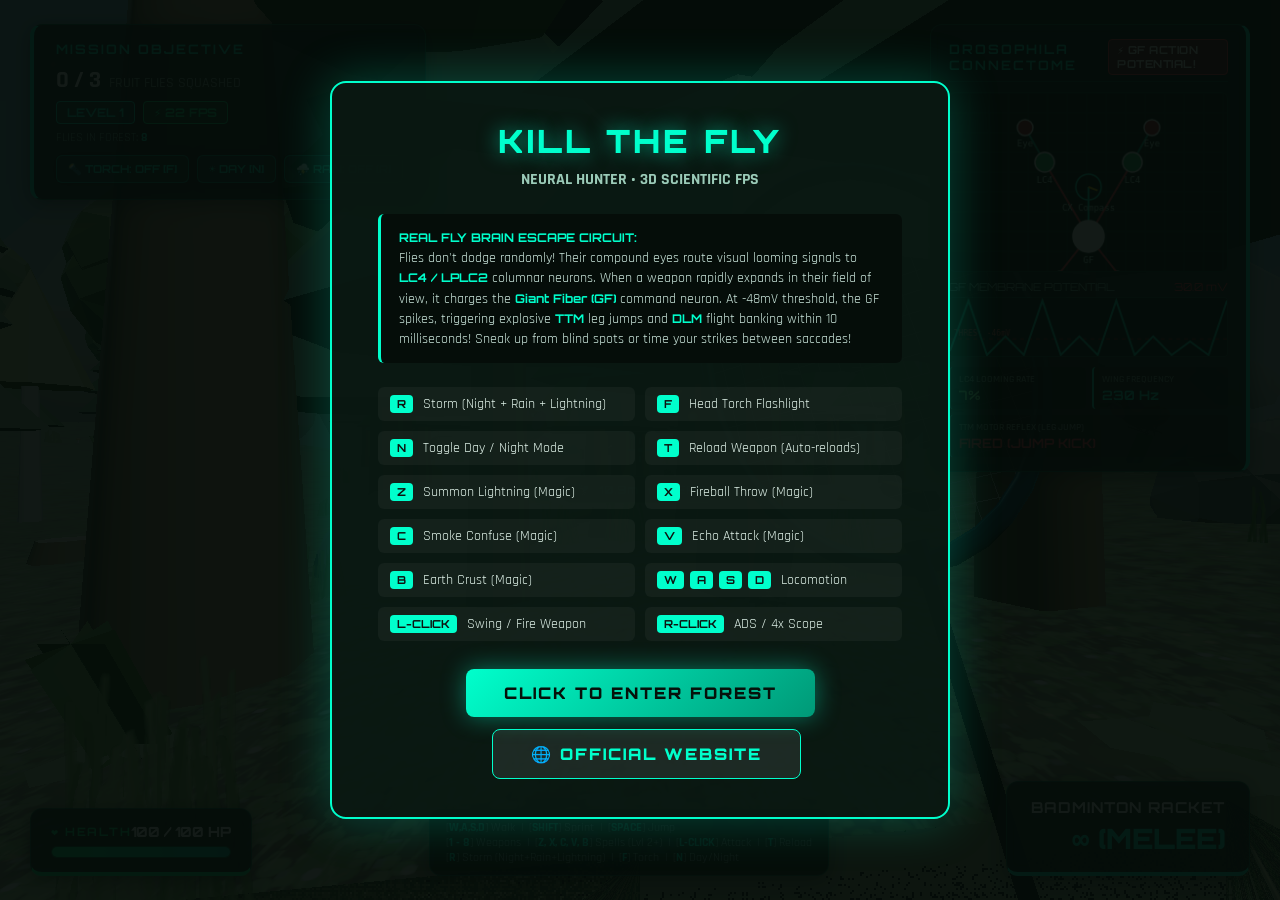
<file: index.html>
<!DOCTYPE html>
<html lang="en">
<head>
    <meta charset="UTF-8">
    <meta name="viewport" content="width=device-width, initial-scale=1.0, maximum-scale=1.0, user-scalable=no">
    <title>KILL THE FLY: Neural Hunter | 3D FPS Game</title>
    <link rel="stylesheet" href="css/style.css">
    <link rel="icon" href="data:image/svg+xml,<svg xmlns=%22http://www.w3.org/2000/svg%22 viewBox=%220 0 100 100%22><text y=%22.9em%22 font-size=%2290%22>🪰</text></svg>">
</head>
<body>
    <!-- 3D WebGL Canvas Container -->
    <div id="gameContainer"></div>

    <!-- Center FPS Crosshair & Dynamic Hitmarker -->
    <div id="crosshairContainer">
        <div class="crosshair">
            <div class="crosshair-dot"></div>
            <div class="crosshair-line top"></div>
            <div class="crosshair-line bottom"></div>
            <div class="crosshair-line left"></div>
            <div class="crosshair-line right"></div>
        </div>
        <div id="hitmarker"></div>
        <div id="flyRadar" class="fly-radar">
            <span class="radar-icon">🪰</span>
            <span id="radarDistance">4.2m</span>
            <span id="radarArrow">↑ AHEAD</span>
        </div>
    </div>

    <!-- Main In-Game HUD -->
    <div id="hudContainer">
        <!-- Top Row: Mission Status & Real-time Fly Brain Telemetry -->
        <div class="hud-top">
            <!-- Left: Mission & Objective -->
            <div class="hud-panel mission-panel">
                <div class="panel-title">MISSION OBJECTIVE</div>
                <div class="mission-goal">
                    <span id="hudGoal">0 / 3</span>
                    <span class="label">FRUIT FLIES SQUASHED</span>
                </div>
                <div style="display: flex; align-items: center; gap: 8px; margin-top: 6px;">
                    <div class="level-tag" id="hudLevel" style="margin-top: 0;">LEVEL 1</div>
                    <div class="level-tag" id="hudFps" style="margin-top: 0; background: rgba(0, 255, 136, 0.18); border-color: #00ff88; color: #00ff88;">⚡ 60 FPS</div>
                </div>
                <div style="margin-top: 6px; font-size: 12px; color: #77bba5;">
                    FLIES IN FOREST: <strong id="hudFliesRemaining" style="color: #00ffcc;">2</strong>
                </div>
                <!-- Day / Night, Rain & Flashlight Quick Controls -->
                <div class="quick-controls" style="margin-top: 10px; display: flex; gap: 8px; flex-wrap: wrap;">
                    <button id="hudTorchBtn" class="hud-pill-btn" title="Toggle Head Torch (F)">🔦 TORCH: OFF [F]</button>
                    <button id="hudDayNightBtn" class="hud-pill-btn" title="Toggle Day/Night Mode (N)">☀️ DAY [N]</button>
                    <button id="hudRainBtn" class="hud-pill-btn" title="Toggle Rain & Storm Mode (R)">⛈️ RAIN: OFF [R]</button>
                </div>
            </div>

            <!-- Right: Drosophila Neuro-Computational Monitor -->
            <div class="hud-panel neural-panel">
                <div class="neural-header">
                    <span class="panel-title" style="margin: 0;">DROSOPHILA CONNECTOME</span>
                    <span class="status-badge normal" id="hudEscapeStatus">🌿 FORAGING</span>
                </div>

                <!-- Connectome Schematic Canvas -->
                <canvas id="neuralCanvas" width="284" height="180"></canvas>

                <!-- Action Potential Oscilloscope -->
                <div class="osc-container">
                    <div class="osc-header">
                        <span>GF MEMBRANE POTENTIAL</span>
                        <span id="hudVoltage">-70.0 mV</span>
                    </div>
                    <canvas id="oscCanvas" width="284" height="60"></canvas>
                </div>

                <!-- Live Biological Readouts -->
                <div class="telemetry-grid">
                    <div class="telem-box">
                        <div class="telem-title">LC4 LOOMING RATE</div>
                        <div class="telem-value" id="hudLC4">0%</div>
                    </div>
                    <div class="telem-box">
                        <div class="telem-title">WING FREQUENCY</div>
                        <div class="telem-value" id="hudWingFreq">185 Hz</div>
                    </div>
                    <div class="telem-box" style="grid-column: span 2;">
                        <div class="telem-title">TTM MOTOR REFLEX (LEG JUMP)</div>
                        <div class="telem-value" id="hudTTM">ARMED (STANDBY)</div>
                    </div>
                </div>
            </div>
        </div>

        <!-- Elemental Magic Spells Hotbar (Unlocked from Level 2 onward) -->
        <div id="magicHotbar" class="magic-hotbar" style="display: none;">
            <div class="magic-title-tag">✨ ELEMENTAL MAGIC (SLAYS RED ANGRY FLIES)</div>
            <div class="magic-slots-container">
                <div class="magic-slot" id="magicSlot1" title="Summon Lightning (Key Z)">
                    <div class="magic-key">Z</div>
                    <div class="magic-icon">⚡</div>
                    <div class="magic-name">LIGHTNING</div>
                    <div class="magic-cd-fill" id="magicCd1"></div>
                    <div class="magic-cd-text" id="magicCdText1"></div>
                </div>

                <div class="magic-slot" id="magicSlot2" title="Fireball Throw (Key X)">
                    <div class="magic-key">X</div>
                    <div class="magic-icon">🔥</div>
                    <div class="magic-name">FIREBALL</div>
                    <div class="magic-cd-fill" id="magicCd2"></div>
                    <div class="magic-cd-text" id="magicCdText2"></div>
                </div>

                <div class="magic-slot" id="magicSlot3" title="Smoke Confuse (Key C)">
                    <div class="magic-key">C</div>
                    <div class="magic-icon">💨</div>
                    <div class="magic-name">SMOKE</div>
                    <div class="magic-cd-fill" id="magicCd3"></div>
                    <div class="magic-cd-text" id="magicCdText3"></div>
                </div>

                <div class="magic-slot" id="magicSlot4" title="Echo Attack (Key V)">
                    <div class="magic-key">V</div>
                    <div class="magic-icon">🔊</div>
                    <div class="magic-name">ECHO</div>
                    <div class="magic-cd-fill" id="magicCd4"></div>
                    <div class="magic-cd-text" id="magicCdText4"></div>
                </div>

                <div class="magic-slot" id="magicSlot5" title="Earth Crust (Key B)">
                    <div class="magic-key">B</div>
                    <div class="magic-icon">🪨</div>
                    <div class="magic-name">EARTH</div>
                    <div class="magic-cd-fill" id="magicCd5"></div>
                    <div class="magic-cd-text" id="magicCdText5"></div>
                </div>
            </div>
        </div>

        <!-- Bottom Row: Health, Controls Hint & Active Weapon Display -->
        <div class="hud-bottom">
            <!-- Operative Health Bar Panel -->
            <div class="hud-panel health-panel" id="healthPanel">
                <div class="health-header">
                    <span class="health-title"><span class="health-icon">❤️</span> HEALTH</span>
                    <span class="health-value" id="hudHealthText">100 / 100 HP</span>
                </div>
                <div class="health-bar-container">
                    <div class="health-bar-fill" id="hudHealthFill" role="progressbar" aria-label="Character health" aria-valuemin="0" aria-valuemax="100" aria-valuenow="100" style="--health-scale: 1; width: 100%;"></div>
                </div>
            </div>

            <div class="hud-panel controls-hint">
                <div>[<strong>W,A,S,D</strong>] Walk &nbsp;|&nbsp; [<strong>SHIFT</strong>] Sprint &nbsp;|&nbsp; [<strong>SPACE</strong>] Jump</div>
                <div>[<strong>1 - 8</strong>] Weapons &nbsp;|&nbsp; [<strong>Z, X, C, V, B</strong>] Spells (Lvl 2+) &nbsp;|&nbsp; [<strong>L-CLICK</strong>] Attack &nbsp;|&nbsp; [<strong>T</strong>] Reload</div>
                <div>[<strong>R</strong>] Storm (Night+Rain+Lightning) &nbsp;|&nbsp; [<strong>F</strong>] Torch &nbsp;|&nbsp; [<strong>N</strong>] Day/Night</div>
            </div>

            <div class="hud-panel weapon-panel">
                <div class="weapon-title" id="weaponName">BADMINTON RACKET</div>
                <div class="weapon-ammo" id="weaponAmmo">∞ (MELEE)</div>
                <div class="reload-prompt" id="reloadPrompt">PRESS [T] TO RELOAD</div>
            </div>
        </div>
    </div>

    <!-- Sniper Telescopic Optical Scope Overlay -->
    <div id="sniperScopeOverlay" class="sniper-scope-overlay" style="display: none;">
        <div class="scope-vignette"></div>
        <div class="scope-lens">
            <div class="scope-crosshair-h"></div>
            <div class="scope-crosshair-v"></div>
            <div class="scope-circle"></div>
            <div class="scope-tag">4X OPTICAL ZOOM &bull; RANGEFINDER</div>
        </div>
    </div>

    <!-- Level Announcement Banner -->
    <div id="levelBanner">
        <div id="bannerTitle">LEVEL 1: WOODLAND CANOPY</div>
        <div id="bannerSubtitle">WEAPON: BADMINTON RACKET | OBJECTIVE: ELIMINATE 3 FLIES</div>
    </div>

    <!-- Quick Floating Notification Box -->
    <div id="notificationBox">LEVEL COMPLETE!</div>

    <!-- Pause / Start Welcome Screen -->
    <div class="overlay-screen" id="pauseOverlay">
        <div class="modal-card">
            <h1 class="modal-title">KILL THE FLY</h1>
            <h3 class="modal-subtitle">NEURAL HUNTER &bull; 3D SCIENTIFIC FPS</h3>

            <div class="science-explainer">
                <strong>REAL FLY BRAIN ESCAPE CIRCUIT:</strong><br>
                Flies don't dodge randomly! Their compound eyes route visual looming signals to <strong>LC4 / LPLC2</strong> columnar neurons. When a weapon rapidly expands in their field of view, it charges the <strong>Giant Fiber (GF)</strong> command neuron. At -48mV threshold, the GF spikes, triggering explosive <strong>TTM</strong> leg jumps and <strong>DLM</strong> flight banking within 10 milliseconds! Sneak up from blind spots or time your strikes between saccades!
            </div>

            <div class="controls-table">
                <div class="control-item"><kbd>R</kbd> Storm (Night + Rain + Lightning)</div>
                <div class="control-item"><kbd>F</kbd> Head Torch Flashlight</div>
                <div class="control-item"><kbd>N</kbd> Toggle Day / Night Mode</div>
                <div class="control-item"><kbd>T</kbd> Reload Weapon (Auto-reloads)</div>
                <div class="control-item"><kbd>Z</kbd> Summon Lightning (Magic)</div>
                <div class="control-item"><kbd>X</kbd> Fireball Throw (Magic)</div>
                <div class="control-item"><kbd>C</kbd> Smoke Confuse (Magic)</div>
                <div class="control-item"><kbd>V</kbd> Echo Attack (Magic)</div>
                <div class="control-item"><kbd>B</kbd> Earth Crust (Magic)</div>
                <div class="control-item"><kbd>W</kbd><kbd>A</kbd><kbd>S</kbd><kbd>D</kbd> Locomotion</div>
                <div class="control-item"><kbd>L-CLICK</kbd> Swing / Fire Weapon</div>
                <div class="control-item"><kbd>R-CLICK</kbd> ADS / 4x Scope</div>
            </div>

            <div style="display: flex; justify-content: center; gap: 12px; flex-wrap: wrap;">
                <button class="hud-btn" id="resumeBtn">CLICK TO ENTER FOREST</button>
                <a href="landing.html" class="hud-btn secondary" style="text-decoration: none; display: inline-flex; align-items: center;">🌐 OFFICIAL WEBSITE</a>
            </div>
        </div>
    </div>

    <!-- Victory Screen Modal -->
    <div class="overlay-screen" id="victoryModal" style="display: none;">
        <div class="modal-card">
            <h1 class="modal-title" style="color: #ffea00;">MISSION ACCOMPLISHED!</h1>
            <h3 class="modal-subtitle">THE FOREST HAS BEEN PURGED OF ALL NEURAL SWARMS</h3>

            <div class="victory-stats" id="victoryStats">
                <!-- Dynamically populated stats -->
            </div>

            <button class="hud-btn" id="endlessBtn">PLAY ENDLESS HUNT</button>
            <button class="hud-btn secondary" id="restartBtn">RESTART MISSION</button>
        </div>
    </div>

    <!-- Full-screen Damage Hit Flash Vignette -->
    <div id="damageOverlay" class="damage-overlay"></div>

    <!-- Dramatic "YOU DIED" Red Screen Death Modal -->
    <div class="death-screen" id="deathOverlay" style="display: none;">
        <div class="death-modal">
            <h1 class="death-title">YOU DIED</h1>
            <div class="death-divider"></div>
            <h3 class="death-subtitle" id="deathSubtitle">SLAIN BY ANGRY RED DROSOPHILA SWARM</h3>

            <div class="death-stats" id="deathStats">
                <div class="stat-row">
                    <span>SURVIVED UNTIL:</span>
                    <strong id="deathLevelReached" style="color: #ff3344;">LEVEL 1</strong>
                </div>
                <div class="stat-row">
                    <span>FLIES SQUASHED:</span>
                    <strong id="deathFliesKilled" style="color: #00ffcc;">0</strong>
                </div>
                <div class="stat-row">
                    <span>SHOTS FIRED:</span>
                    <strong id="deathShotsFired">0</strong>
                </div>
                <div class="stat-row">
                    <span>DEATH PENALTY:</span>
                    <strong style="color: #ffaa00;">RESET TO LEVEL 1</strong>
                </div>
            </div>

            <div class="death-actions">
                <button class="hud-btn death-play-btn" id="deathPlayAgainBtn">PLAY AGAIN</button>
                <button class="hud-btn secondary" id="deathExitBtn">EXIT</button>
            </div>
        </div>
    </div>

    <!-- Scripts (Ordered Dependency Execution) -->
    <script src="js/libs/three.min.js"></script>
    <script src="js/audio.js"></script>
    <script src="js/flyBrain.js"></script>
    <script src="js/forest.js"></script>
    <script src="js/fly.js"></script>
    <script src="js/weapons.js"></script>
    <script src="js/magic.js"></script>
    
    <script src="js/neuralHUD.js"></script>
    <script src="js/game.js"></script>
</body>
</html>
</file>
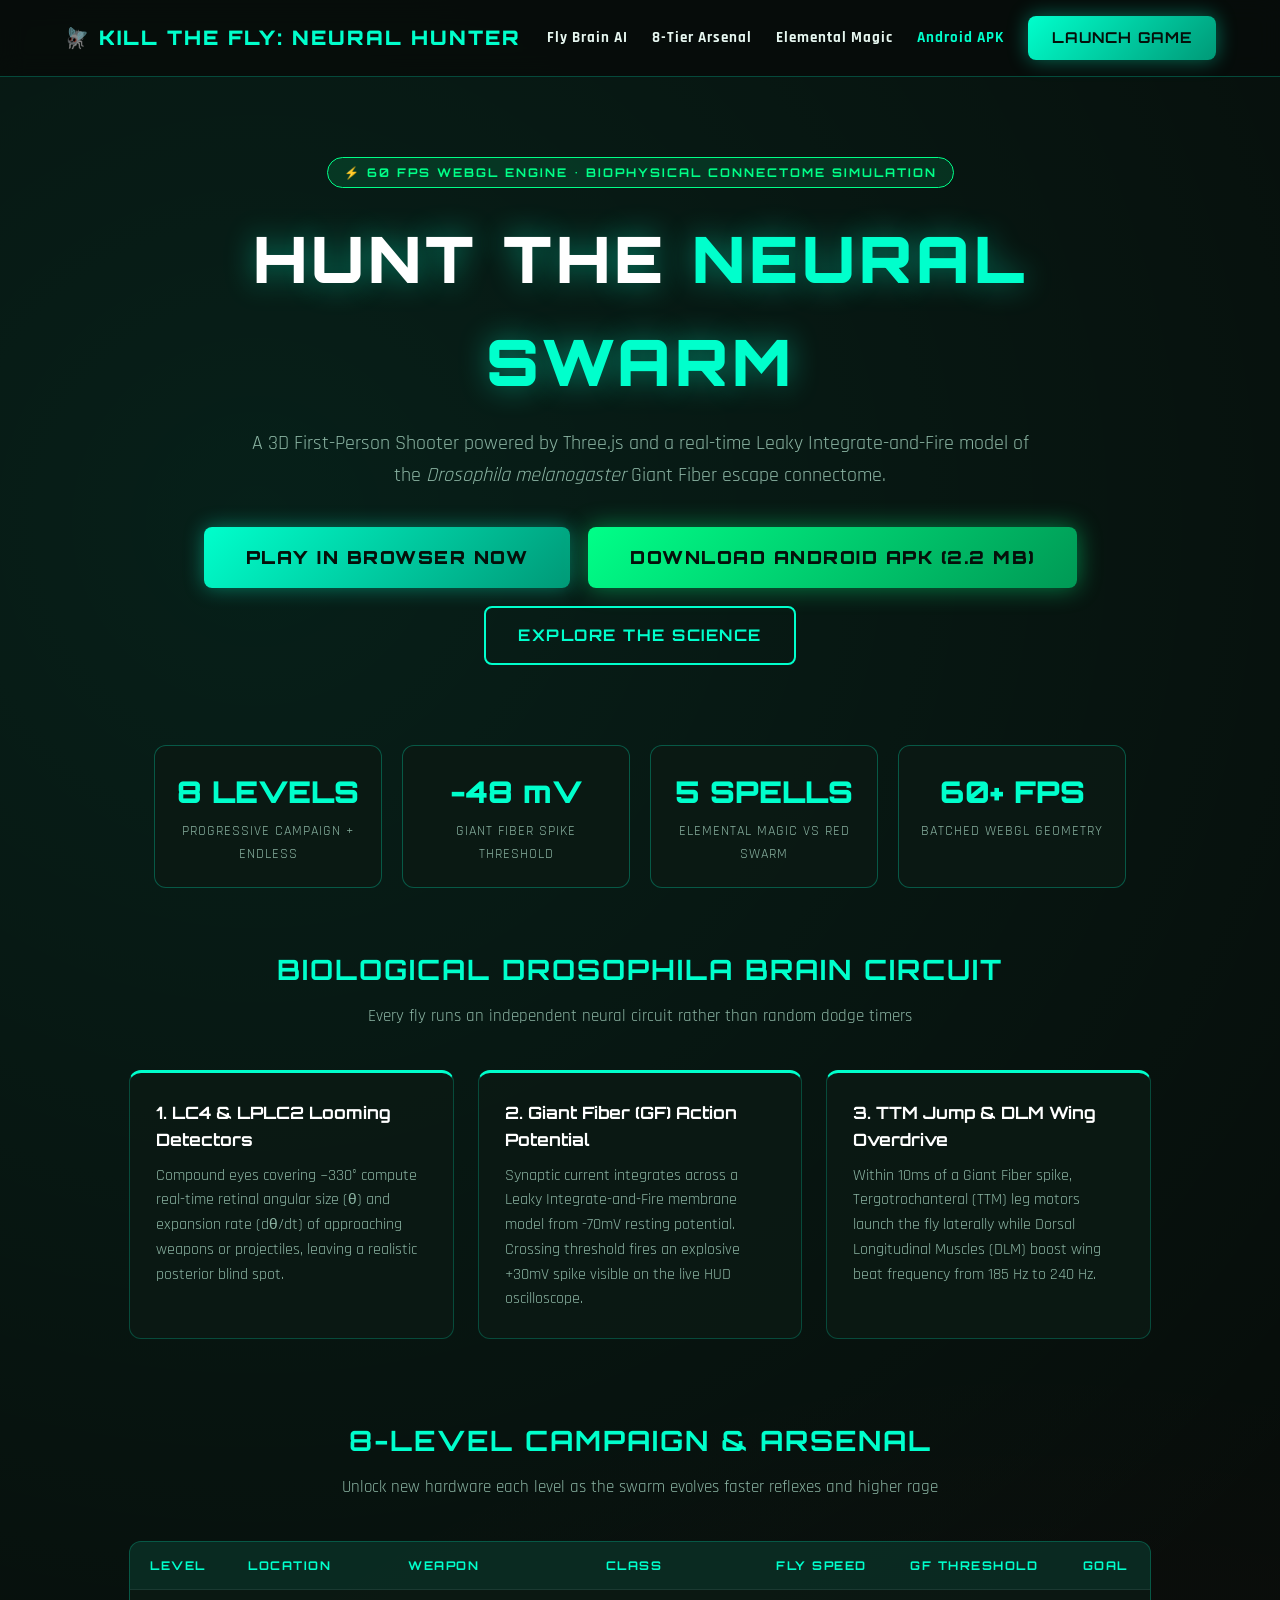
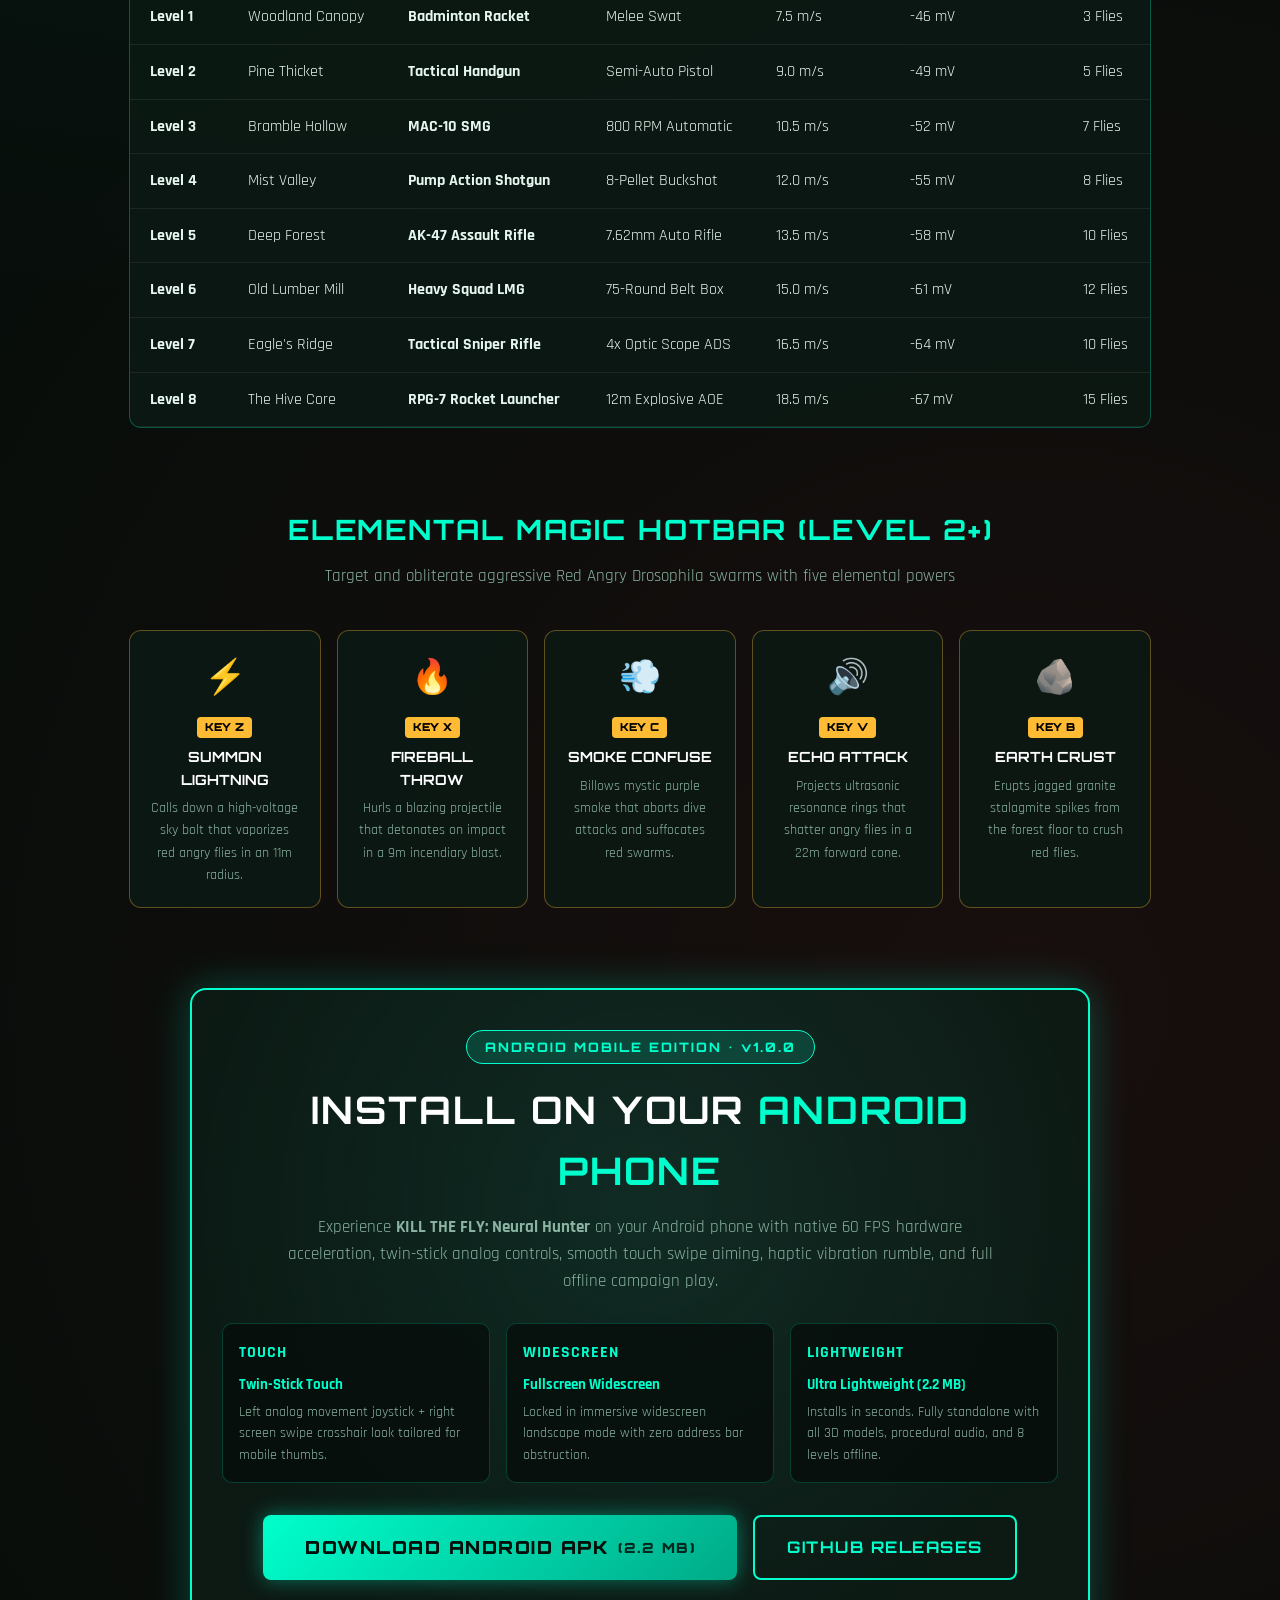
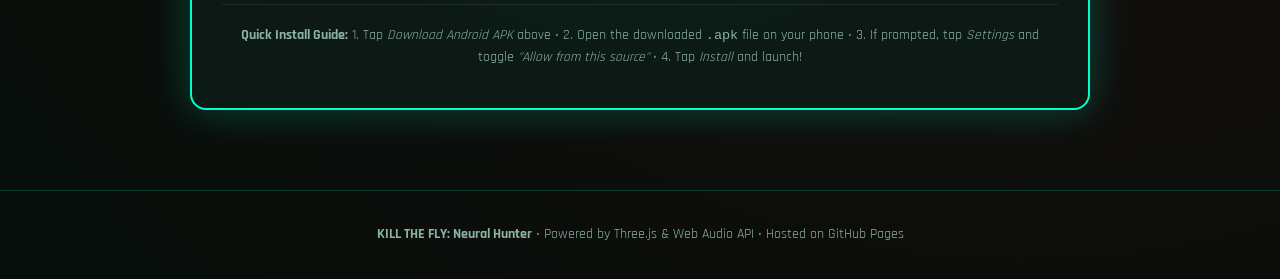
<file: landing.html>
<!DOCTYPE html>
<html lang="en">
<head>
    <meta charset="UTF-8">
    <meta name="viewport" content="width=device-width, initial-scale=1.0">
    <title>KILL THE FLY: Neural Hunter | Official Game Website</title>
    <link rel="icon" href="data:image/svg+xml,<svg xmlns=%22http://www.w3.org/2000/svg%22 viewBox=%220 0 100 100%22><text y=%22.9em%22 font-size=%2290%22>🪰</text></svg>">
    <link href="https://fonts.googleapis.com/css2?family=Orbitron:wght@500;700;900&family=Rajdhani:wght@500;600;700&display=swap" rel="stylesheet">
    <style>
        :root {
            --bg-dark: #070d0a;
            --bg-card: rgba(12, 26, 20, 0.88);
            --neon: #00ffcc;
            --neon-green: #00ff88;
            --crimson: #ff2244;
            --gold: #ffbb33;
            --text-main: #e6f7f0;
            --text-muted: #8ab3a2;
        }
        * { margin: 0; padding: 0; box-sizing: border-box; }
        body {
            background-color: var(--bg-dark);
            background-image:
                radial-gradient(circle at 20% 15%, rgba(0, 255, 204, 0.08) 0%, transparent 45%),
                radial-gradient(circle at 80% 75%, rgba(255, 34, 68, 0.07) 0%, transparent 45%);
            color: var(--text-main);
            font-family: 'Rajdhani', sans-serif;
            line-height: 1.6;
            overflow-x: hidden;
        }
        nav {
            position: sticky;
            top: 0;
            z-index: 100;
            background: rgba(7, 13, 10, 0.92);
            backdrop-filter: blur(12px);
            border-bottom: 1px solid rgba(0, 255, 204, 0.25);
            padding: 16px 5%;
            display: flex;
            justify-content: space-between;
            align-items: center;
        }
        .brand {
            font-family: 'Orbitron', monospace;
            font-weight: 900;
            font-size: 20px;
            color: var(--neon);
            letter-spacing: 2px;
            text-decoration: none;
            display: flex;
            align-items: center;
            gap: 10px;
        }
        .nav-links { display: flex; gap: 24px; align-items: center; }
        .nav-links a {
            color: var(--text-main);
            text-decoration: none;
            font-weight: 700;
            font-size: 15px;
            letter-spacing: 1px;
            transition: color 0.2s;
        }
        .nav-links a:hover { color: var(--neon); }
        .btn-play {
            background: linear-gradient(135deg, #00ffcc 0%, #009977 100%);
            color: #05100a !important;
            font-family: 'Orbitron', monospace;
            font-weight: 900;
            padding: 10px 24px;
            border-radius: 8px;
            text-decoration: none;
            letter-spacing: 1.5px;
            box-shadow: 0 0 20px rgba(0, 255, 204, 0.4);
            transition: transform 0.2s, box-shadow 0.2s;
            display: inline-block;
        }
        .btn-play:hover {
            transform: translateY(-2px) scale(1.03);
            box-shadow: 0 0 32px rgba(0, 255, 204, 0.75);
        }
        .hero {
            padding: 80px 5% 60px;
            text-align: center;
            max-width: 1100px;
            margin: 0 auto;
        }
        .badge {
            display: inline-block;
            font-family: 'Orbitron', monospace;
            font-size: 12px;
            font-weight: 700;
            color: var(--neon-green);
            background: rgba(0, 255, 136, 0.12);
            border: 1px solid var(--neon-green);
            padding: 5px 16px;
            border-radius: 20px;
            letter-spacing: 2px;
            margin-bottom: 20px;
        }
        .hero h1 {
            font-family: 'Orbitron', monospace;
            font-size: clamp(36px, 6vw, 64px);
            font-weight: 900;
            color: #ffffff;
            letter-spacing: 4px;
            text-shadow: 0 0 30px rgba(0, 255, 204, 0.45);
            margin-bottom: 14px;
        }
        .hero h1 span { color: var(--neon); }
        .hero p {
            font-size: 20px;
            color: var(--text-muted);
            max-width: 780px;
            margin: 0 auto 36px;
        }
        .hero-actions {
            display: flex;
            justify-content: center;
            gap: 18px;
            flex-wrap: wrap;
        }
        .btn-large { font-size: 18px; padding: 16px 42px; }
        .btn-outline {
            border: 2px solid var(--neon);
            color: var(--neon);
            font-family: 'Orbitron', monospace;
            font-weight: 700;
            padding: 15px 32px;
            border-radius: 8px;
            text-decoration: none;
            letter-spacing: 1.5px;
            transition: background 0.2s;
        }
        .btn-outline:hover { background: rgba(0, 255, 204, 0.15); }
        .stats-strip {
            display: grid;
            grid-template-columns: repeat(auto-fit, minmax(200px, 1fr));
            gap: 20px;
            max-width: 1100px;
            margin: 20px auto 60px;
            padding: 0 5%;
        }
        .stat-card {
            background: var(--bg-card);
            border: 1px solid rgba(0, 255, 204, 0.28);
            border-radius: 12px;
            padding: 22px;
            text-align: center;
        }
        .stat-num {
            font-family: 'Orbitron', monospace;
            font-size: 30px;
            font-weight: 900;
            color: var(--neon);
        }
        .stat-label {
            font-size: 14px;
            color: var(--text-muted);
            text-transform: uppercase;
            letter-spacing: 1px;
            margin-top: 4px;
        }
        section {
            max-width: 1150px;
            margin: 0 auto 80px;
            padding: 0 5%;
        }
        .section-title {
            font-family: 'Orbitron', monospace;
            font-size: 28px;
            color: var(--neon);
            letter-spacing: 2px;
            margin-bottom: 10px;
            text-align: center;
        }
        .section-sub {
            text-align: center;
            color: var(--text-muted);
            font-size: 17px;
            margin-bottom: 40px;
        }
        .grid-3 {
            display: grid;
            grid-template-columns: repeat(auto-fit, minmax(300px, 1fr));
            gap: 24px;
        }
        .feature-card {
            background: var(--bg-card);
            border: 1px solid rgba(0, 255, 204, 0.22);
            border-top: 3px solid var(--neon);
            border-radius: 12px;
            padding: 26px;
        }
        .feature-card h3 {
            font-family: 'Orbitron', monospace;
            font-size: 17px;
            color: #ffffff;
            margin-bottom: 10px;
        }
        .feature-card p { color: var(--text-muted); font-size: 15.5px; }
        .table-wrap {
            background: var(--bg-card);
            border: 1px solid rgba(0, 255, 204, 0.28);
            border-radius: 12px;
            overflow-x: auto;
        }
        table { width: 100%; border-collapse: collapse; text-align: left; }
        th, td {
            padding: 14px 20px;
            border-bottom: 1px solid rgba(255, 255, 255, 0.07);
        }
        th {
            font-family: 'Orbitron', monospace;
            font-size: 12px;
            color: var(--neon);
            letter-spacing: 1.5px;
            background: rgba(0, 255, 204, 0.08);
        }
        tr:hover { background: rgba(0, 255, 204, 0.04); }
        .spells-grid {
            display: grid;
            grid-template-columns: repeat(auto-fit, minmax(190px, 1fr));
            gap: 16px;
        }
        .spell-card {
            background: var(--bg-card);
            border: 1px solid rgba(255, 187, 51, 0.35);
            border-radius: 12px;
            padding: 20px;
            text-align: center;
        }
        .spell-icon { font-size: 34px; margin-bottom: 8px; }
        .spell-key {
            display: inline-block;
            font-family: 'Orbitron', monospace;
            font-size: 11px;
            font-weight: 900;
            background: var(--gold);
            color: #000;
            padding: 2px 8px;
            border-radius: 4px;
            margin-bottom: 8px;
        }
        .spell-card h4 {
            font-family: 'Orbitron', monospace;
            font-size: 14px;
            color: #fff;
            margin-bottom: 6px;
        }
        footer {
            border-top: 1px solid rgba(0, 255, 204, 0.2);
            padding: 32px 5%;
            text-align: center;
            color: var(--text-muted);
            font-size: 14px;
        }
    </style>
</head>
<body>
    <nav>
        <a href="index.html" class="brand">🪰 KILL THE FLY: NEURAL HUNTER</a>
        <div class="nav-links">
            <a href="#connectome">Fly Brain AI</a>
            <a href="#arsenal">8-Tier Arsenal</a>
            <a href="#magic">Elemental Magic</a>
            <a href="KillTheFly-NeuralHunter.apk" download style="color: #00ffcc; font-weight: 700;">Android APK</a>
            <a href="index.html" class="btn-play">LAUNCH GAME</a>
        </div>
    </nav>

    <header class="hero">
        <div class="badge">⚡ 60 FPS WEBGL ENGINE &bull; BIOPHYSICAL CONNECTOME SIMULATION</div>
        <h1>HUNT THE <span>NEURAL SWARM</span></h1>
        <p>A 3D First-Person Shooter powered by Three.js and a real-time Leaky Integrate-and-Fire model of the <em>Drosophila melanogaster</em> Giant Fiber escape connectome.</p>
        <div class="hero-actions">
            <a href="index.html" class="btn-play btn-large">PLAY IN BROWSER NOW</a>
            <a href="KillTheFly-NeuralHunter.apk" download class="btn-play btn-large" style="background: linear-gradient(135deg, #00ff88 0%, #009955 100%); box-shadow: 0 0 25px rgba(0, 255, 136, 0.45);">DOWNLOAD ANDROID APK (2.2 MB)</a>
            <a href="#connectome" class="btn-outline">EXPLORE THE SCIENCE</a>
        </div>
    </header>

    <div class="stats-strip">
        <div class="stat-card">
            <div class="stat-num">8 LEVELS</div>
            <div class="stat-label">Progressive Campaign + Endless</div>
        </div>
        <div class="stat-card">
            <div class="stat-num">-48 mV</div>
            <div class="stat-label">Giant Fiber Spike Threshold</div>
        </div>
        <div class="stat-card">
            <div class="stat-num">5 SPELLS</div>
            <div class="stat-label">Elemental Magic vs Red Swarm</div>
        </div>
        <div class="stat-card">
            <div class="stat-num">60+ FPS</div>
            <div class="stat-label">Batched WebGL Geometry</div>
        </div>
    </div>

    <section id="connectome">
        <h2 class="section-title">BIOLOGICAL DROSOPHILA BRAIN CIRCUIT</h2>
        <p class="section-sub">Every fly runs an independent neural circuit rather than random dodge timers</p>
        <div class="grid-3">
            <div class="feature-card">
                <h3>1. LC4 &amp; LPLC2 Looming Detectors</h3>
                <p>Compound eyes covering ~330&deg; compute real-time retinal angular size (&theta;) and expansion rate (d&theta;/dt) of approaching weapons or projectiles, leaving a realistic posterior blind spot.</p>
            </div>
            <div class="feature-card">
                <h3>2. Giant Fiber (GF) Action Potential</h3>
                <p>Synaptic current integrates across a Leaky Integrate-and-Fire membrane model from -70mV resting potential. Crossing threshold fires an explosive +30mV spike visible on the live HUD oscilloscope.</p>
            </div>
            <div class="feature-card">
                <h3>3. TTM Jump &amp; DLM Wing Overdrive</h3>
                <p>Within 10ms of a Giant Fiber spike, Tergotrochanteral (TTM) leg motors launch the fly laterally while Dorsal Longitudinal Muscles (DLM) boost wing beat frequency from 185 Hz to 240 Hz.</p>
            </div>
        </div>
    </section>

    <section id="arsenal">
        <h2 class="section-title">8-LEVEL CAMPAIGN &amp; ARSENAL</h2>
        <p class="section-sub">Unlock new hardware each level as the swarm evolves faster reflexes and higher rage</p>
        <div class="table-wrap">
            <table>
                <thead>
                    <tr>
                        <th>LEVEL</th>
                        <th>LOCATION</th>
                        <th>WEAPON</th>
                        <th>CLASS</th>
                        <th>FLY SPEED</th>
                        <th>GF THRESHOLD</th>
                        <th>GOAL</th>
                    </tr>
                </thead>
                <tbody>
                    <tr><td><strong>Level 1</strong></td><td>Woodland Canopy</td><td><strong>Badminton Racket</strong></td><td>Melee Swat</td><td>7.5 m/s</td><td>-46 mV</td><td>3 Flies</td></tr>
                    <tr><td><strong>Level 2</strong></td><td>Pine Thicket</td><td><strong>Tactical Handgun</strong></td><td>Semi-Auto Pistol</td><td>9.0 m/s</td><td>-49 mV</td><td>5 Flies</td></tr>
                    <tr><td><strong>Level 3</strong></td><td>Bramble Hollow</td><td><strong>MAC-10 SMG</strong></td><td>800 RPM Automatic</td><td>10.5 m/s</td><td>-52 mV</td><td>7 Flies</td></tr>
                    <tr><td><strong>Level 4</strong></td><td>Mist Valley</td><td><strong>Pump Action Shotgun</strong></td><td>8-Pellet Buckshot</td><td>12.0 m/s</td><td>-55 mV</td><td>8 Flies</td></tr>
                    <tr><td><strong>Level 5</strong></td><td>Deep Forest</td><td><strong>AK-47 Assault Rifle</strong></td><td>7.62mm Auto Rifle</td><td>13.5 m/s</td><td>-58 mV</td><td>10 Flies</td></tr>
                    <tr><td><strong>Level 6</strong></td><td>Old Lumber Mill</td><td><strong>Heavy Squad LMG</strong></td><td>75-Round Belt Box</td><td>15.0 m/s</td><td>-61 mV</td><td>12 Flies</td></tr>
                    <tr><td><strong>Level 7</strong></td><td>Eagle's Ridge</td><td><strong>Tactical Sniper Rifle</strong></td><td>4x Optic Scope ADS</td><td>16.5 m/s</td><td>-64 mV</td><td>10 Flies</td></tr>
                    <tr><td><strong>Level 8</strong></td><td>The Hive Core</td><td><strong>RPG-7 Rocket Launcher</strong></td><td>12m Explosive AOE</td><td>18.5 m/s</td><td>-67 mV</td><td>15 Flies</td></tr>
                </tbody>
            </table>
        </div>
    </section>

    <section id="magic">
        <h2 class="section-title">ELEMENTAL MAGIC HOTBAR (LEVEL 2+)</h2>
        <p class="section-sub">Target and obliterate aggressive Red Angry Drosophila swarms with five elemental powers</p>
        <div class="spells-grid">
            <div class="spell-card">
                <div class="spell-icon">⚡</div>
                <div class="spell-key">KEY Z</div>
                <h4>SUMMON LIGHTNING</h4>
                <p style="color: var(--text-muted); font-size: 14px;">Calls down a high-voltage sky bolt that vaporizes red angry flies in an 11m radius.</p>
            </div>
            <div class="spell-card">
                <div class="spell-icon">🔥</div>
                <div class="spell-key">KEY X</div>
                <h4>FIREBALL THROW</h4>
                <p style="color: var(--text-muted); font-size: 14px;">Hurls a blazing projectile that detonates on impact in a 9m incendiary blast.</p>
            </div>
            <div class="spell-card">
                <div class="spell-icon">💨</div>
                <div class="spell-key">KEY C</div>
                <h4>SMOKE CONFUSE</h4>
                <p style="color: var(--text-muted); font-size: 14px;">Billows mystic purple smoke that aborts dive attacks and suffocates red swarms.</p>
            </div>
            <div class="spell-card">
                <div class="spell-icon">🔊</div>
                <div class="spell-key">KEY V</div>
                <h4>ECHO ATTACK</h4>
                <p style="color: var(--text-muted); font-size: 14px;">Projects ultrasonic resonance rings that shatter angry flies in a 22m forward cone.</p>
            </div>
            <div class="spell-card">
                <div class="spell-icon">🪨</div>
                <div class="spell-key">KEY B</div>
                <h4>EARTH CRUST</h4>
                <p style="color: var(--text-muted); font-size: 14px;">Erupts jagged granite stalagmite spikes from the forest floor to crush red flies.</p>
            </div>
        </div>
    </section>

    
    <section id="download-apk">
        <div style="background: radial-gradient(circle at 50% 30%, rgba(0, 255, 204, 0.12) 0%, rgba(12, 26, 20, 0.95) 70%); border: 2px solid #00ffcc; border-radius: 16px; padding: 40px 30px; text-align: center; max-width: 900px; margin: 0 auto 60px; box-shadow: 0 0 40px rgba(0, 255, 204, 0.25);">
            <div style="display: inline-block; font-family: 'Orbitron', monospace; font-size: 13px; font-weight: 800; color: #00ffcc; background: rgba(0, 255, 204, 0.15); border: 1px solid #00ffcc; padding: 6px 18px; border-radius: 20px; letter-spacing: 2px; margin-bottom: 16px;">
                ANDROID MOBILE EDITION &bull; v1.0.0
            </div>
            <h2 style="font-family: 'Orbitron', monospace; font-size: clamp(26px, 4vw, 38px); color: #fff; margin-bottom: 12px; letter-spacing: 2px;">
                INSTALL ON YOUR <span style="color: #00ffcc;">ANDROID PHONE</span>
            </h2>
            <p style="color: var(--text-muted); font-size: 17px; max-width: 720px; margin: 0 auto 28px; line-height: 1.6;">
                Experience <strong>KILL THE FLY: Neural Hunter</strong> on your Android phone with native 60 FPS hardware acceleration, twin-stick analog controls, smooth touch swipe aiming, haptic vibration rumble, and full offline campaign play.
            </p>

            <div style="display: grid; grid-template-columns: repeat(auto-fit, minmax(210px, 1fr)); gap: 16px; margin-bottom: 32px; text-align: left;">
                <div style="background: rgba(7, 13, 10, 0.8); border: 1px solid rgba(0, 255, 204, 0.2); border-radius: 10px; padding: 16px;">
                    <div style="font-size: 16px; font-weight: 800; color: #00ffcc; letter-spacing: 1px; margin-bottom: 6px;">TOUCH</div>
                    <strong style="color: #00ffcc; font-size: 15px;">Twin-Stick Touch</strong>
                    <p style="color: var(--text-muted); font-size: 13.5px; margin-top: 4px;">Left analog movement joystick + right screen swipe crosshair look tailored for mobile thumbs.</p>
                </div>
                <div style="background: rgba(7, 13, 10, 0.8); border: 1px solid rgba(0, 255, 204, 0.2); border-radius: 10px; padding: 16px;">
                    <div style="font-size: 16px; font-weight: 800; color: #00ffcc; letter-spacing: 1px; margin-bottom: 6px;">WIDESCREEN</div>
                    <strong style="color: #00ffcc; font-size: 15px;">Fullscreen Widescreen</strong>
                    <p style="color: var(--text-muted); font-size: 13.5px; margin-top: 4px;">Locked in immersive widescreen landscape mode with zero address bar obstruction.</p>
                </div>
                <div style="background: rgba(7, 13, 10, 0.8); border: 1px solid rgba(0, 255, 204, 0.2); border-radius: 10px; padding: 16px;">
                    <div style="font-size: 16px; font-weight: 800; color: #00ffcc; letter-spacing: 1px; margin-bottom: 6px;">LIGHTWEIGHT</div>
                    <strong style="color: #00ffcc; font-size: 15px;">Ultra Lightweight (2.2 MB)</strong>
                    <p style="color: var(--text-muted); font-size: 13.5px; margin-top: 4px;">Installs in seconds. Fully standalone with all 3D models, procedural audio, and 8 levels offline.</p>
                </div>
            </div>

            <div style="display: flex; justify-content: center; gap: 16px; flex-wrap: wrap;">
                <a href="KillTheFly-NeuralHunter.apk" download class="btn-play btn-large" style="background: linear-gradient(135deg, #00ffcc 0%, #00aa88 100%); font-size: 18px; padding: 18px 42px; display: inline-flex; align-items: center; gap: 10px; text-decoration: none;">
                    <span>DOWNLOAD ANDROID APK</span>
                    <span style="font-size: 14px; opacity: 0.85;">(2.2 MB)</span>
                </a>
                <a href="https://github.com/cbagh0819-ctrl/kill-the-fly-neural-hunter/releases" class="btn-outline" style="display: inline-flex; align-items: center; gap: 8px;" target="_blank" rel="noopener noreferrer">
                    <span>GITHUB RELEASES</span>
                    
                </a>
            </div>

            <div style="margin-top: 24px; padding-top: 20px; border-top: 1px solid rgba(255, 255, 255, 0.08); font-size: 13.5px; color: var(--text-muted);">
                <strong>Quick Install Guide:</strong> 1. Tap <em>Download Android APK</em> above &bull; 2. Open the downloaded <code>.apk</code> file on your phone &bull; 3. If prompted, tap <em>Settings</em> and toggle <em>"Allow from this source"</em> &bull; 4. Tap <em>Install</em> and launch!
            </div>
        </div>
    </section>
<footer>
        <p><strong>KILL THE FLY: Neural Hunter</strong> &bull; Powered by Three.js &amp; Web Audio API &bull; Hosted on GitHub Pages</p>
    </footer>
</body>
</html>
</file>
<file: css/style.css>
@import url('https://fonts.googleapis.com/css2?family=Orbitron:wght@400;700;900&family=Rajdhani:wght@500;600;700&display=swap');

* {
    margin: 0;
    padding: 0;
    box-sizing: border-box;
    user-select: none;
    -webkit-user-select: none;
}

html, body {
    width: 100%;
    height: 100%;
    overflow: hidden;
    background-color: #0d120f;
    font-family: 'Rajdhani', sans-serif;
    color: #e0f2e9;
}

#gameContainer {
    position: absolute;
    top: 0;
    left: 0;
    width: 100%;
    height: 100%;
    z-index: 1;
}

/* ---------------- HUD OVERLAY ---------------- */
#hudContainer {
    position: absolute;
    top: 0;
    left: 0;
    width: 100%;
    height: 100%;
    pointer-events: none;
    z-index: 10;
    display: flex;
    flex-direction: column;
    justify-content: space-between;
    padding: 24px 30px;
}

/* Glassmorphism Panel Style - Optimized for high FPS */
.hud-panel {
    background: rgba(10, 22, 18, 0.90);
    border: 1px solid rgba(0, 255, 180, 0.28);
    border-radius: 12px;
    box-shadow: 0 4px 20px rgba(0, 0, 0, 0.5), inset 0 0 10px rgba(0, 255, 180, 0.05);
    pointer-events: auto;
}

/* Header & Top Stats */
.hud-top {
    display: flex;
    justify-content: space-between;
    align-items: flex-start;
    width: 100%;
}

.mission-panel {
    padding: 16px 22px;
    min-width: 280px;
    border-left: 4px solid #00ffcc;
}

.panel-title {
    font-family: 'Orbitron', monospace;
    font-size: 13px;
    font-weight: 700;
    letter-spacing: 2px;
    color: #00ffcc;
    margin-bottom: 8px;
    text-transform: uppercase;
}

.mission-goal {
    font-size: 24px;
    font-weight: 700;
    color: #ffffff;
    display: flex;
    align-items: baseline;
    gap: 8px;
}

.mission-goal span.label {
    font-size: 14px;
    color: #88aa99;
    font-weight: 500;
}

.level-tag {
    display: inline-block;
    background: rgba(0, 255, 204, 0.15);
    color: #00ffcc;
    border: 1px solid #00ffcc;
    padding: 3px 10px;
    border-radius: 4px;
    font-size: 12px;
    font-weight: 700;
    font-family: 'Orbitron', monospace;
    margin-top: 6px;
}

/* ---------------- FLY BRAIN NEURAL HUD ---------------- */
.neural-panel {
    padding: 14px 18px;
    width: 320px;
    border-right: 4px solid #00ffcc;
}

.neural-header {
    display: flex;
    justify-content: space-between;
    align-items: center;
    border-bottom: 1px solid rgba(0, 255, 180, 0.2);
    padding-bottom: 6px;
    margin-bottom: 10px;
}

.status-badge {
    font-size: 11px;
    font-weight: 700;
    font-family: 'Orbitron', monospace;
    padding: 3px 8px;
    border-radius: 4px;
    letter-spacing: 0.5px;
}

.status-badge.normal {
    background: rgba(34, 187, 102, 0.2);
    color: #44ee88;
    border: 1px solid #44ee88;
}

.status-badge.warning {
    background: rgba(255, 170, 0, 0.2);
    color: #ffaa00;
    border: 1px solid #ffaa00;
    animation: blink 0.6s infinite alternate;
}

.status-badge.escape {
    background: rgba(255, 85, 0, 0.25);
    color: #ff7722;
    border: 1px solid #ff7722;
}

.status-badge.spike {
    background: rgba(255, 30, 60, 0.4);
    color: #ffffff;
    border: 1px solid #ff3344;
    animation: flashSpike 0.2s infinite;
}

@keyframes blink {
    from { opacity: 0.6; }
    to { opacity: 1.0; }
}

@keyframes flashSpike {
    0% { background: #ff0033; box-shadow: 0 0 15px #ff0033; }
    100% { background: #ffaa00; box-shadow: 0 0 5px #ffaa00; }
}

#neuralCanvas {
    width: 100%;
    height: 180px;
    border-radius: 6px;
    background: rgba(4, 14, 11, 0.9);
    border: 1px solid rgba(0, 255, 180, 0.15);
    display: block;
}

.osc-container {
    margin-top: 8px;
}

.osc-header {
    display: flex;
    justify-content: space-between;
    font-size: 11px;
    font-family: 'Orbitron', monospace;
    color: #77bba5;
    margin-bottom: 3px;
}

#oscCanvas {
    width: 100%;
    height: 60px;
    border-radius: 4px;
    display: block;
    border: 1px solid rgba(0, 255, 180, 0.18);
}

.telemetry-grid {
    display: grid;
    grid-template-columns: 1fr 1fr;
    gap: 6px;
    margin-top: 10px;
    font-size: 12px;
}

.telem-box {
    background: rgba(0, 0, 0, 0.35);
    padding: 6px 8px;
    border-radius: 4px;
    border-left: 2px solid #00ffcc;
}

.telem-title {
    font-size: 10px;
    color: #779988;
    font-weight: 600;
}

.telem-value {
    font-family: 'Orbitron', monospace;
    font-size: 13px;
    font-weight: 700;
    color: #00ffcc;
    margin-top: 2px;
}

/* ---------------- CENTER CROSSHAIR ---------------- */
#crosshairContainer {
    position: absolute;
    top: 50%;
    left: 50%;
    transform: translate(-50%, -50%);
    pointer-events: none;
    z-index: 15;
}

.crosshair {
    width: 24px;
    height: 24px;
    position: relative;
}

.crosshair-dot {
    position: absolute;
    top: 50%;
    left: 50%;
    width: 4px;
    height: 4px;
    background: #00ffcc;
    border-radius: 50%;
    transform: translate(-50%, -50%);
    box-shadow: 0 0 6px #00ffcc;
}

.crosshair-line {
    position: absolute;
    background: rgba(0, 255, 204, 0.7);
}

.crosshair-line.top {
    top: 0;
    left: 50%;
    width: 2px;
    height: 6px;
    transform: translateX(-50%);
}

.crosshair-line.bottom {
    bottom: 0;
    left: 50%;
    width: 2px;
    height: 6px;
    transform: translateX(-50%);
}

.crosshair-line.left {
    left: 0;
    top: 50%;
    width: 6px;
    height: 2px;
    transform: translateY(-50%);
}

.crosshair-line.right {
    right: 0;
    top: 50%;
    width: 6px;
    height: 2px;
    transform: translateY(-50%);
}

/* Hitmarker (X flash) */
#hitmarker {
    position: absolute;
    top: 50%;
    left: 50%;
    width: 32px;
    height: 32px;
    transform: translate(-50%, -50%);
    pointer-events: none;
    opacity: 0;
    transition: opacity 0.05s ease-out;
}

#hitmarker.active {
    opacity: 1;
}

#hitmarker::before, #hitmarker::after {
    content: '';
    position: absolute;
    top: 50%;
    left: 50%;
    background: #ff3344;
    box-shadow: 0 0 8px #ff3344;
}

#hitmarker::before {
    width: 24px;
    height: 3px;
    transform: translate(-50%, -50%) rotate(45deg);
}

#hitmarker::after {
    width: 24px;
    height: 3px;
    transform: translate(-50%, -50%) rotate(-45deg);
}

/* Fly Directional Proximity Sonar / Radar Tracker */
.fly-radar {
    position: absolute;
    top: 38px;
    left: 50%;
    transform: translateX(-50%);
    background: rgba(8, 22, 16, 0.9);
    border: 1px solid rgba(0, 255, 204, 0.45);
    box-shadow: 0 0 14px rgba(0, 255, 204, 0.25);
    padding: 4px 14px;
    border-radius: 16px;
    font-family: 'Orbitron', monospace;
    font-size: 11.5px;
    font-weight: 700;
    color: #00ffcc;
    white-space: nowrap;
    display: none;
    align-items: center;
    gap: 8px;
    pointer-events: none;
    transition: all 0.15s ease;
}

.fly-radar .radar-icon {
    font-size: 14px;
}

.fly-radar.in-range {
    background: rgba(0, 255, 136, 0.38);
    border: 1px solid #00ff88;
    color: #ffffff;
    box-shadow: 0 0 18px rgba(0, 255, 136, 0.7);
    animation: pulseRadar 0.35s infinite alternate;
}

@keyframes pulseRadar {
    from { transform: translateX(-50%) scale(1.0); }
    to { transform: translateX(-50%) scale(1.07); }
}

/* Sniper 4x Telescopic Optical Scope Overlay */
.sniper-scope-overlay {
    position: absolute;
    top: 0;
    left: 0;
    width: 100%;
    height: 100%;
    pointer-events: none;
    z-index: 25;
    display: flex;
    justify-content: center;
    align-items: center;
    background: radial-gradient(circle at center, transparent 38%, rgba(0, 0, 0, 0.98) 42%, #000000 100%);
}

.scope-lens {
    position: relative;
    width: 480px;
    height: 480px;
    border-radius: 50%;
    border: 3px solid rgba(0, 255, 204, 0.5);
    box-shadow: inset 0 0 35px rgba(0, 0, 0, 0.9), 0 0 20px rgba(0, 255, 204, 0.25);
}

.scope-crosshair-h {
    position: absolute;
    top: 50%;
    left: 0;
    width: 100%;
    height: 2px;
    background: rgba(0, 255, 204, 0.7);
    transform: translateY(-50%);
}

.scope-crosshair-v {
    position: absolute;
    top: 0;
    left: 50%;
    width: 2px;
    height: 100%;
    background: rgba(0, 255, 204, 0.7);
    transform: translateX(-50%);
}

.scope-circle {
    position: absolute;
    top: 50%;
    left: 50%;
    width: 120px;
    height: 120px;
    border: 1px dashed rgba(0, 255, 204, 0.4);
    border-radius: 50%;
    transform: translate(-50%, -50%);
}

.scope-tag {
    position: absolute;
    bottom: 25px;
    left: 50%;
    transform: translateX(-50%);
    font-family: 'Orbitron', monospace;
    font-size: 10.5px;
    color: #00ffcc;
    letter-spacing: 2px;
}

/* ---------------- BOTTOM WEAPON & HEALTH HUD ---------------- */
.hud-bottom {
    display: flex;
    justify-content: space-between;
    align-items: flex-end;
    width: 100%;
}

.controls-hint {
    padding: 10px 16px;
    font-size: 12px;
    color: #9abfb1;
}

.controls-hint strong {
    color: #00ffcc;
}

.weapon-panel {
    padding: 16px 24px;
    min-width: 240px;
    text-align: right;
    border-bottom: 4px solid #00ffcc;
}

.weapon-title {
    font-family: 'Orbitron', monospace;
    font-size: 15px;
    font-weight: 700;
    color: #ffffff;
    letter-spacing: 1px;
}

.weapon-ammo {
    font-family: 'Orbitron', monospace;
    font-size: 28px;
    font-weight: 900;
    color: #00ffcc;
    margin-top: 4px;
}

.reload-prompt {
    font-size: 12px;
    font-family: 'Orbitron', monospace;
    color: #ffaa00;
    margin-top: 4px;
    animation: blink 0.5s infinite alternate;
    display: none;
}

/* ---------------- LEVEL ANNOUNCEMENT BANNER ---------------- */
#levelBanner {
    position: absolute;
    top: 15%;
    left: 50%;
    transform: translate(-50%, -50%) scale(0.9);
    background: rgba(8, 20, 15, 0.92);
    border: 2px solid #00ffcc;
    box-shadow: 0 0 35px rgba(0, 255, 204, 0.4);
    padding: 24px 50px;
    border-radius: 12px;
    text-align: center;
    pointer-events: none;
    opacity: 0;
    transition: all 0.4s cubic-bezier(0.18, 0.89, 0.32, 1.28);
    z-index: 50;
}

#levelBanner.visible {
    opacity: 1;
    transform: translate(-50%, -50%) scale(1.0);
}

#bannerTitle {
    font-family: 'Orbitron', monospace;
    font-size: 26px;
    font-weight: 900;
    color: #00ffcc;
    letter-spacing: 3px;
    margin-bottom: 6px;
}

#bannerSubtitle {
    font-size: 15px;
    color: #ffffff;
    font-weight: 600;
    letter-spacing: 1.5px;
}

/* ---------------- NOTIFICATION POPUP ---------------- */
#notificationBox {
    position: absolute;
    bottom: 90px;
    left: 50%;
    transform: translateX(-50%);
    background: rgba(14, 28, 22, 0.9);
    border: 1px solid #00ffcc;
    padding: 8px 24px;
    border-radius: 20px;
    font-family: 'Orbitron', monospace;
    font-size: 13px;
    color: #00ffcc;
    pointer-events: none;
    opacity: 0;
    transition: opacity 0.3s;
    z-index: 45;
}

#notificationBox.show {
    opacity: 1;
}

/* ---------------- OVERLAY MODALS (PAUSE / VICTORY) ---------------- */
.overlay-screen {
    position: absolute;
    top: 0;
    left: 0;
    width: 100%;
    height: 100%;
    background: rgba(5, 12, 9, 0.94);
    z-index: 100;
    display: flex;
    justify-content: center;
    align-items: center;
    flex-direction: column;
}

.modal-card {
    background: rgba(10, 24, 18, 0.95);
    border: 2px solid #00ffcc;
    box-shadow: 0 0 50px rgba(0, 255, 204, 0.25);
    border-radius: 16px;
    padding: 38px 46px;
    max-width: 620px;
    width: 90%;
    text-align: center;
}

.modal-title {
    font-family: 'Orbitron', monospace;
    font-size: 32px;
    font-weight: 900;
    color: #00ffcc;
    letter-spacing: 3px;
    margin-bottom: 8px;
    text-shadow: 0 0 20px rgba(0, 255, 204, 0.6);
}

.modal-subtitle {
    font-size: 16px;
    color: #9bcbb8;
    margin-bottom: 24px;
}

.science-explainer {
    background: rgba(0, 0, 0, 0.45);
    border-left: 3px solid #00ffcc;
    padding: 14px 18px;
    text-align: left;
    border-radius: 6px;
    margin-bottom: 24px;
    font-size: 13.5px;
    line-height: 1.5;
    color: #cbe6dc;
}

.science-explainer strong {
    color: #00ffcc;
    font-family: 'Orbitron', monospace;
    font-size: 12px;
}

.controls-table {
    display: grid;
    grid-template-columns: 1fr 1fr;
    gap: 10px;
    text-align: left;
    margin-bottom: 28px;
    font-size: 13.5px;
}

.control-item {
    background: rgba(255, 255, 255, 0.04);
    padding: 8px 12px;
    border-radius: 6px;
}

.control-item kbd {
    background: #00ffcc;
    color: #0d120f;
    padding: 2px 7px;
    border-radius: 4px;
    font-weight: 700;
    font-family: 'Orbitron', monospace;
    font-size: 11px;
    margin-right: 6px;
}

.hud-btn {
    background: linear-gradient(135deg, #00ffcc 0%, #009977 100%);
    color: #06110a;
    font-family: 'Orbitron', monospace;
    font-size: 16px;
    font-weight: 900;
    letter-spacing: 2px;
    padding: 14px 38px;
    border: none;
    border-radius: 8px;
    cursor: pointer;
    box-shadow: 0 0 25px rgba(0, 255, 204, 0.4);
    transition: all 0.2s ease-in-out;
}

.hud-btn:hover {
    transform: scale(1.05);
    box-shadow: 0 0 35px rgba(0, 255, 204, 0.7);
}

.hud-btn.secondary {
    background: rgba(255, 255, 255, 0.08);
    color: #00ffcc;
    border: 1px solid #00ffcc;
    box-shadow: none;
    margin-left: 12px;
}

.hud-btn.secondary:hover {
    background: rgba(0, 255, 204, 0.15);
}

/* Stats in Victory Modal */
.victory-stats {
    background: rgba(0, 0, 0, 0.35);
    border-radius: 8px;
    padding: 16px 20px;
    margin-bottom: 24px;
}

.stat-row {
    display: flex;
    justify-content: space-between;
    padding: 6px 0;
    border-bottom: 1px solid rgba(255, 255, 255, 0.07);
    font-size: 15px;
}

.stat-row:last-child {
    border-bottom: none;
}

/* Quick Action Buttons (Torch & Day/Night) */
.hud-pill-btn {
    background: rgba(0, 255, 204, 0.12);
    border: 1px solid rgba(0, 255, 204, 0.5);
    color: #00ffcc;
    font-family: 'Orbitron', monospace;
    font-size: 11px;
    font-weight: 700;
    padding: 6px 11px;
    border-radius: 6px;
    cursor: pointer;
    transition: all 0.2s ease;
    pointer-events: auto;
    outline: none;
    display: inline-flex;
    align-items: center;
    gap: 5px;
    box-shadow: 0 0 10px rgba(0, 0, 0, 0.4);
}

.hud-pill-btn:hover {
    background: rgba(0, 255, 204, 0.28);
    box-shadow: 0 0 14px rgba(0, 255, 204, 0.5);
    transform: translateY(-1px);
}

.hud-pill-btn.active {
    background: linear-gradient(135deg, #ffe066 0%, #ffaa00 100%);
    color: #0a0e08;
    border-color: #ffe066;
    box-shadow: 0 0 16px rgba(255, 224, 102, 0.85);
}

.hud-pill-btn.night {
    background: linear-gradient(135deg, #4d5bff 0%, #202a99 100%);
    color: #ffffff;
    border-color: #8899ff;
    box-shadow: 0 0 16px rgba(100, 130, 255, 0.75);
}

.hud-pill-btn.rain-active {
    background: linear-gradient(135deg, #0099ff 0%, #0d224d 100%);
    color: #ffffff;
    border-color: #00d5ff;
    box-shadow: 0 0 18px rgba(0, 195, 255, 0.85);
    animation: rainPulse 2s infinite alternate ease-in-out;
}

@keyframes rainPulse {
    0% {
        box-shadow: 0 0 12px rgba(0, 180, 255, 0.6);
        border-color: #00bbff;
    }
    100% {
        box-shadow: 0 0 22px rgba(80, 220, 255, 1.0);
        border-color: #88eeff;
    }
}

/* ---------------- OPERATIVE HEALTH BAR ---------------- */
.health-panel {
    padding: 14px 20px;
    min-width: 220px;
    border-bottom: 4px solid #00ff88;
    transition: border-color 0.3s ease, box-shadow 0.3s ease;
}

.health-header {
    display: flex;
    justify-content: space-between;
    align-items: center;
    margin-bottom: 6px;
}

.health-title {
    font-family: 'Orbitron', monospace;
    font-size: 11.5px;
    font-weight: 700;
    color: #00ff88;
    letter-spacing: 1.5px;
    display: flex;
    align-items: center;
    gap: 6px;
}

.health-value {
    font-family: 'Orbitron', monospace;
    font-size: 14px;
    font-weight: 800;
    color: #ffffff;
}

.health-bar-container {
    width: 100%;
    height: 12px;
    background: rgba(0, 0, 0, 0.65);
    border: 1px solid rgba(0, 255, 136, 0.4);
    border-radius: 6px;
    overflow: hidden;
    position: relative;
    isolation: isolate;
    box-shadow: inset 0 0 8px rgba(0, 0, 0, 0.9);
}

.health-bar-fill {
    display: block;
    height: 100%;
    background: linear-gradient(90deg, #00ff88 0%, #00ccaa 100%);
    width: 100%;
    transform: scaleX(var(--health-scale, 1));
    transform-origin: left center;
    transition: transform 0.24s cubic-bezier(0.2, 0.8, 0.2, 1), background 0.3s;
    box-shadow: 0 0 10px rgba(0, 255, 136, 0.6);
}

.health-panel.warning-health .health-bar-fill {
    background: linear-gradient(90deg, #ffb52e 0%, #ff7a24 100%);
    box-shadow: 0 0 12px rgba(255, 145, 36, 0.75);
}

.health-panel.warning-health .health-title {
    color: #ffb52e;
}

.health-panel.warning-health {
    border-bottom-color: #ff9c27;
}

.health-panel.low-health {
    border-bottom-color: #ff2244;
    animation: pulseHealthPanel 0.45s infinite alternate;
}

.health-panel.low-health .health-title {
    color: #ff3344;
}

.health-panel.low-health .health-bar-container {
    border-color: #ff2244;
}

.health-panel.low-health .health-bar-fill {
    background: linear-gradient(90deg, #ff1a35 0%, #ff5500 100%);
    box-shadow: 0 0 14px rgba(255, 34, 68, 0.9);
}

@keyframes pulseHealthPanel {
    from { box-shadow: 0 0 10px rgba(255, 34, 68, 0.3); }
    to { box-shadow: 0 0 25px rgba(255, 34, 68, 0.7); }
}

/* ---------------- VISCERAL DAMAGE HIT FLASH ---------------- */
.damage-overlay {
    position: fixed;
    top: 0;
    left: 0;
    width: 100%;
    height: 100%;
    pointer-events: none;
    z-index: 85;
    background: radial-gradient(circle at center, transparent 35%, rgba(255, 15, 35, 0.45) 75%, rgba(200, 0, 20, 0.85) 100%);
    opacity: 0;
    transition: opacity 0.08s ease-out;
}

.damage-overlay.active {
    opacity: 1;
}

/* ---------------- "YOU DIED" RED SCREEN MODAL ---------------- */
.death-screen {
    position: fixed;
    top: 0;
    left: 0;
    width: 100%;
    height: 100%;
    background: radial-gradient(circle at center, rgba(35, 4, 8, 0.94) 0%, rgba(15, 0, 3, 0.98) 100%);
    z-index: 250;
    display: flex;
    justify-content: center;
    align-items: center;
    flex-direction: column;
    animation: deathFadeIn 0.6s ease-out forwards;
}

@keyframes deathFadeIn {
    from { opacity: 0; transform: scale(1.05); }
    to { opacity: 1; transform: scale(1.0); }
}

.death-modal {
    background: rgba(18, 2, 4, 0.96);
    border: 2px solid #ff1a35;
    box-shadow: 0 0 60px rgba(255, 26, 53, 0.4), inset 0 0 30px rgba(255, 0, 0, 0.2);
    border-radius: 16px;
    padding: 42px 52px;
    max-width: 580px;
    width: 90%;
    text-align: center;
}

.death-title {
    font-family: 'Orbitron', monospace;
    font-size: 52px;
    font-weight: 900;
    letter-spacing: 8px;
    color: #ff1a35;
    margin-bottom: 6px;
    text-shadow: 0 0 25px rgba(255, 26, 53, 0.85), 0 0 50px rgba(255, 0, 0, 0.6);
    animation: pulseDeathTitle 1.5s infinite alternate;
}

@keyframes pulseDeathTitle {
    from { text-shadow: 0 0 20px rgba(255, 26, 53, 0.7); }
    to { text-shadow: 0 0 45px rgba(255, 26, 53, 1.0), 0 0 70px rgba(255, 0, 0, 0.7); }
}

.death-divider {
    width: 100%;
    height: 2px;
    background: linear-gradient(90deg, transparent, #ff1a35, transparent);
    margin: 12px 0 16px;
}

.death-subtitle {
    font-family: 'Orbitron', monospace;
    font-size: 13px;
    color: #ff8899;
    letter-spacing: 1.5px;
    margin-bottom: 24px;
}

.death-stats {
    background: rgba(0, 0, 0, 0.55);
    border-radius: 8px;
    padding: 16px 22px;
    margin-bottom: 28px;
    border-left: 3px solid #ff1a35;
}

.death-actions {
    display: flex;
    justify-content: center;
    gap: 16px;
}

.death-play-btn {
    background: linear-gradient(135deg, #ff1a35 0%, #aa0015 100%) !important;
    color: #ffffff !important;
    box-shadow: 0 0 25px rgba(255, 26, 53, 0.6) !important;
}

.death-play-btn:hover {
    transform: scale(1.05);
    box-shadow: 0 0 35px rgba(255, 26, 53, 0.9) !important;
}

/* ---------------- ELEMENTAL MAGIC SPELLS HOTBAR (LEVEL 2+) ---------------- */
.magic-hotbar {
    position: absolute;
    bottom: 95px;
    left: 50%;
    transform: translateX(-50%);
    display: flex;
    flex-direction: column;
    align-items: center;
    gap: 6px;
    z-index: 35;
    pointer-events: none;
    animation: magicBarFadeIn 0.5s ease-out;
}

@keyframes magicBarFadeIn {
    from { opacity: 0; transform: translate(-50%, 15px); }
    to { opacity: 1; transform: translate(-50%, 0); }
}

.magic-title-tag {
    font-family: 'Orbitron', monospace;
    font-size: 10px;
    font-weight: 700;
    letter-spacing: 2px;
    color: #ffbb33;
    background: rgba(10, 22, 16, 0.92);
    border: 1px solid rgba(255, 187, 51, 0.45);
    padding: 2px 12px;
    border-radius: 12px;
    text-shadow: 0 0 8px rgba(255, 187, 51, 0.6);
    box-shadow: 0 0 14px rgba(0, 0, 0, 0.6);
    pointer-events: auto;
}

.magic-slots-container {
    display: flex;
    gap: 10px;
    pointer-events: auto;
}

.magic-slot {
    position: relative;
    width: 64px;
    height: 70px;
    background: rgba(8, 20, 16, 0.92);
    border: 1.5px solid rgba(0, 255, 204, 0.4);
    border-radius: 8px;
    display: flex;
    flex-direction: column;
    align-items: center;
    justify-content: center;
    cursor: pointer;
    transition: all 0.2s cubic-bezier(0.2, 0.8, 0.2, 1);
    overflow: hidden;
    box-shadow: 0 0 15px rgba(0, 0, 0, 0.7);
    user-select: none;
}

.magic-slot:hover {
    transform: translateY(-3px) scale(1.05);
    border-color: #00ffcc;
    box-shadow: 0 0 20px rgba(0, 255, 204, 0.5);
}

.magic-slot:active {
    transform: scale(0.95);
}

.magic-key {
    position: absolute;
    top: 3px;
    left: 4px;
    font-family: 'Orbitron', monospace;
    font-size: 10px;
    font-weight: 900;
    color: #00ffcc;
    background: rgba(0, 255, 204, 0.18);
    border: 1px solid rgba(0, 255, 204, 0.4);
    padding: 1px 5px;
    border-radius: 3px;
}

.magic-icon {
    font-size: 22px;
    margin-top: 6px;
    filter: drop-shadow(0 0 6px rgba(255, 255, 255, 0.6));
    transition: transform 0.2s ease;
}

.magic-slot:hover .magic-icon {
    transform: scale(1.15);
}

.magic-name {
    font-family: 'Orbitron', monospace;
    font-size: 8px;
    font-weight: 800;
    letter-spacing: 0.5px;
    color: #c4eedf;
    margin-top: 3px;
}

.magic-cd-fill {
    position: absolute;
    bottom: 0;
    left: 0;
    width: 100%;
    height: 0%;
    background: rgba(0, 0, 0, 0.82);
    border-top: 2px solid #ffcc00;
    transition: height 0.08s linear;
    pointer-events: none;
}

.magic-cd-text {
    position: absolute;
    font-family: 'Orbitron', monospace;
    font-size: 12px;
    font-weight: 900;
    color: #ffea00;
    display: none;
    text-shadow: 0 0 8px rgba(0, 0, 0, 0.9), 0 0 4px #000;
    z-index: 5;
    pointer-events: none;
}

.magic-slot.on-cooldown {
    border-color: rgba(255, 204, 0, 0.4);
    box-shadow: none;
}
</file>
